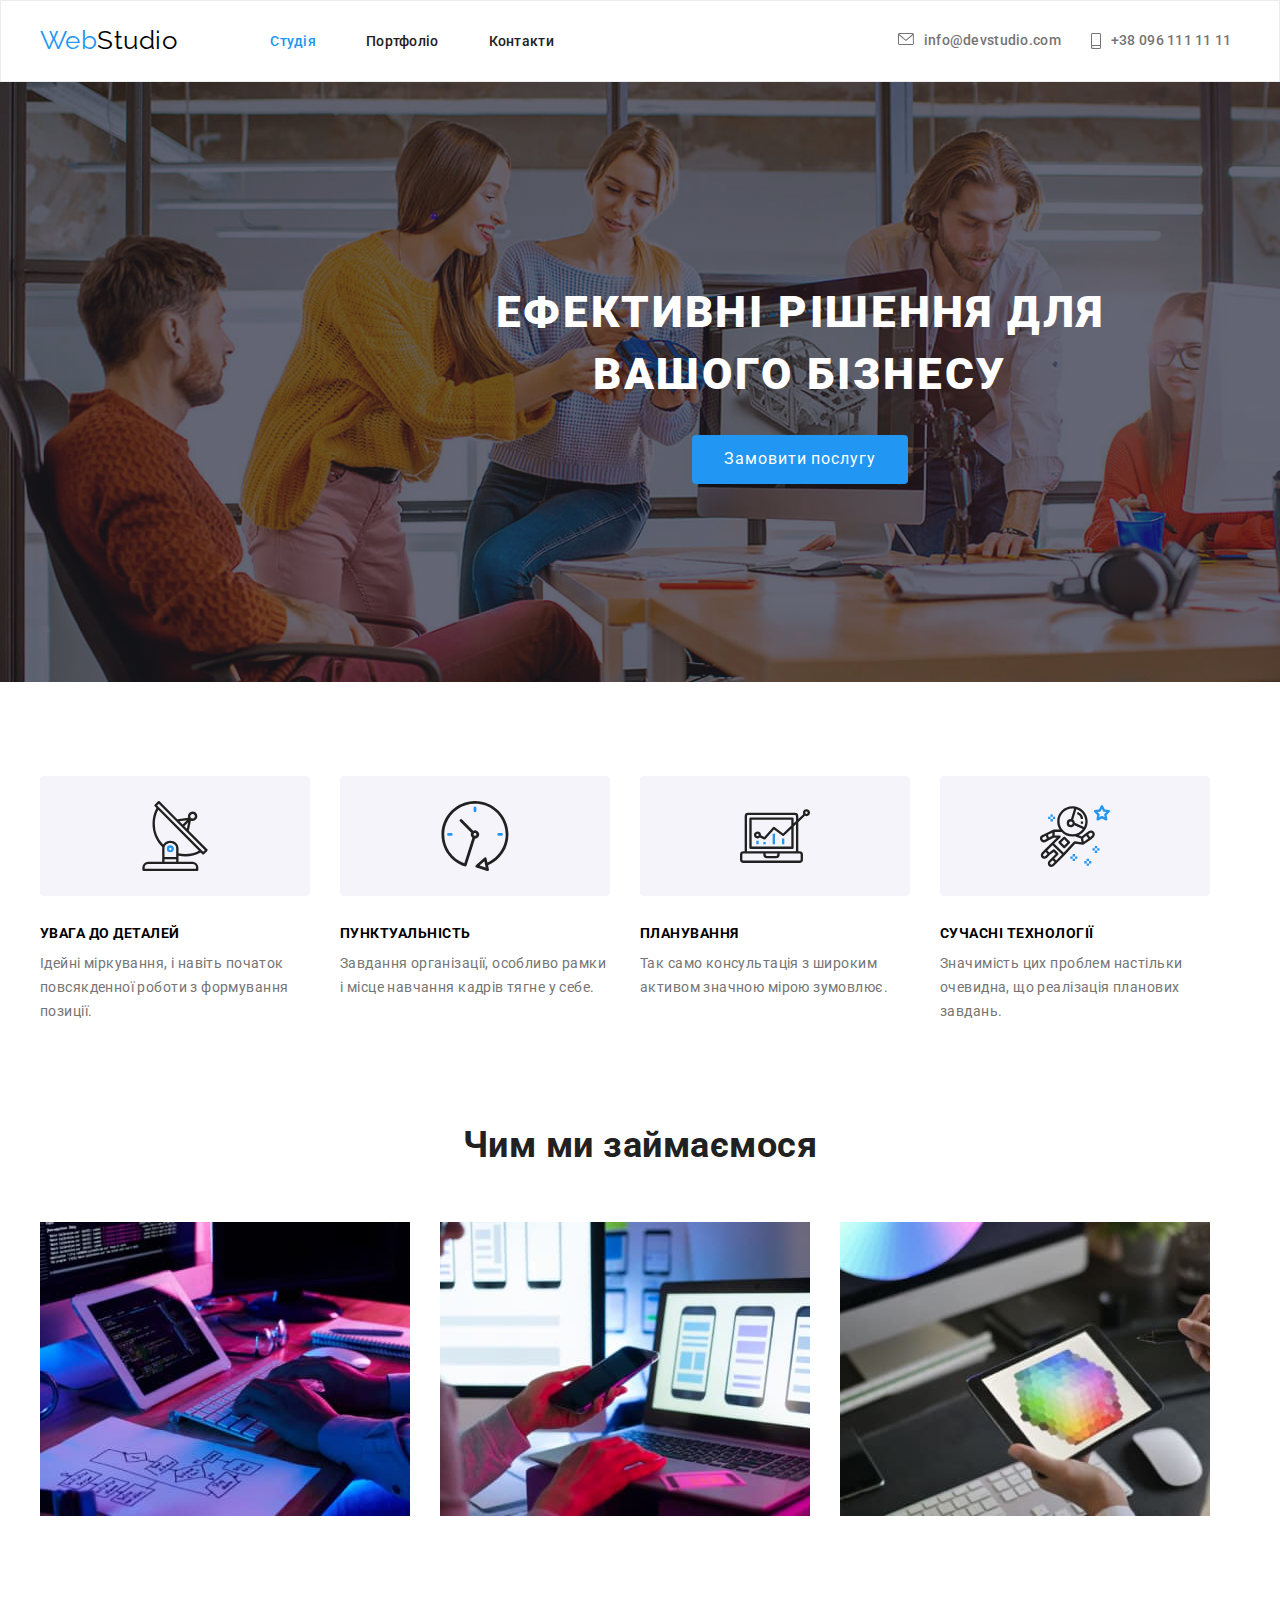
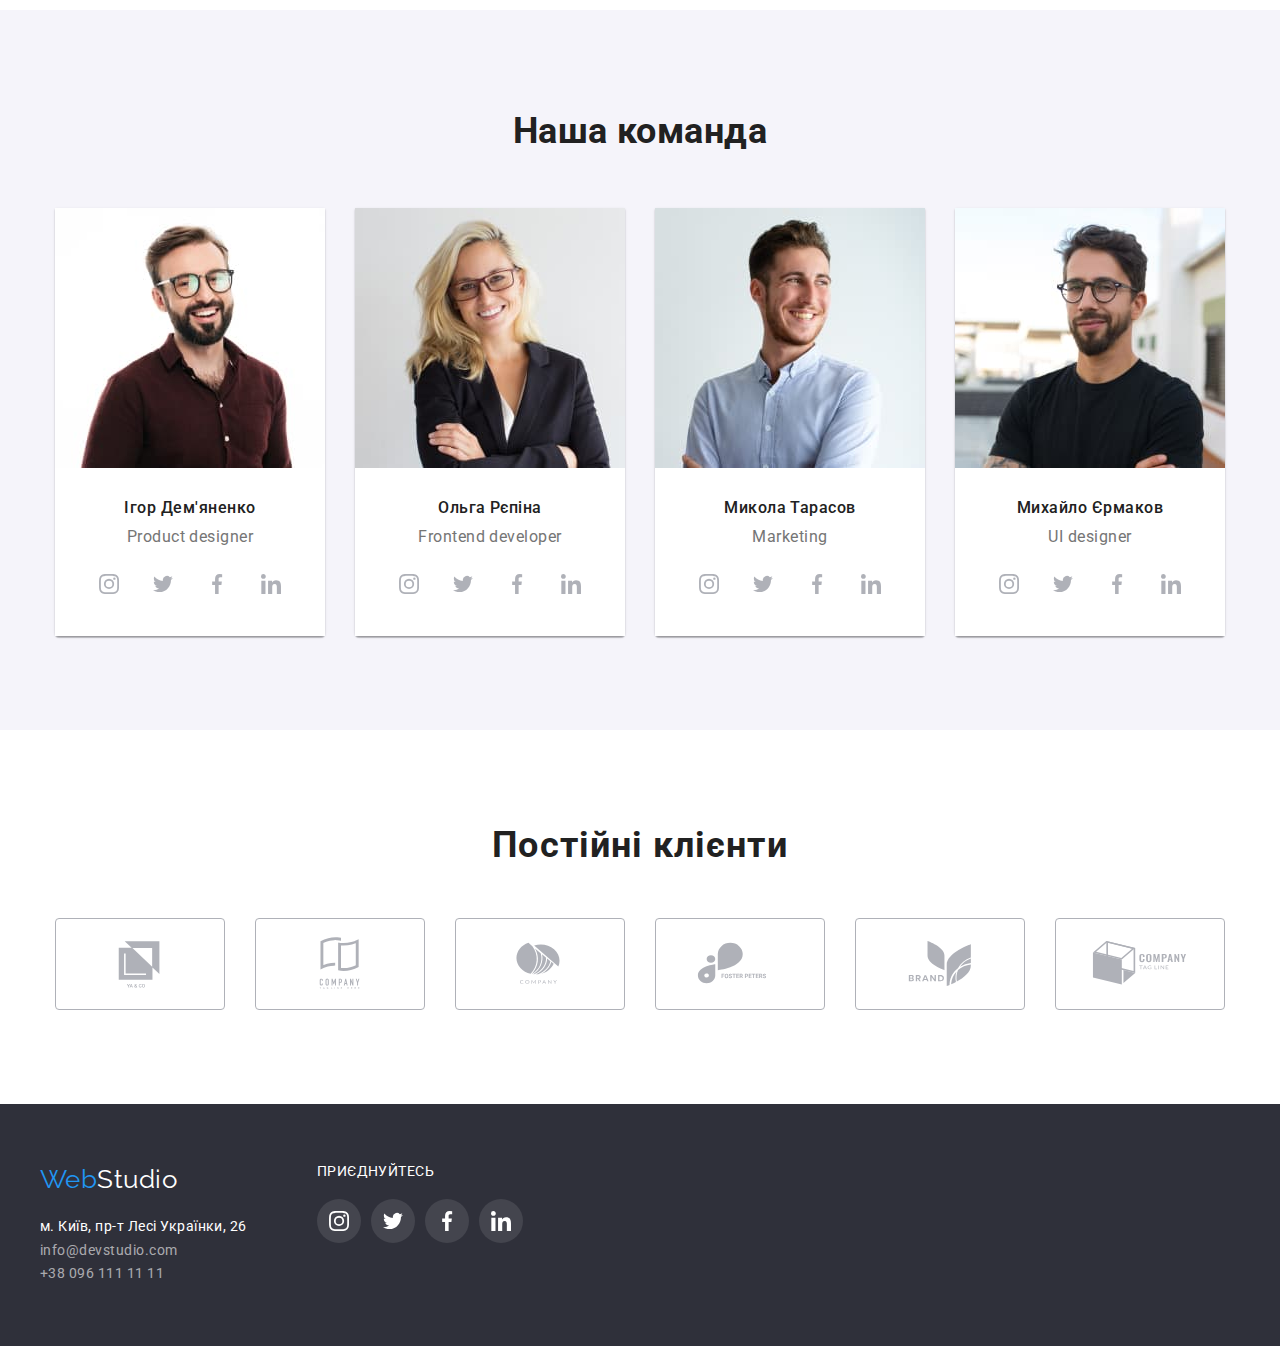
<file: index.html>
<!DOCTYPE html>
<html lang="uk">

<head>
  <meta charset="UTF-8" />
  <meta http-equiv="X-UA-Compatible" content="IE=edge" />
  <meta name="viewport" content="width=device-width, initial-scale=1.0" />
  <title>WebStudio</title>
  <link rel="stylesheet"
    href="https://cdnjs.cloudflare.com/ajax/libs/modern-normalize/1.1.0/modern-normalize.min.css" />
  <link rel="preconnect" href="https://fonts.googleapis.com" />
  <link rel="preconnect" href="https://fonts.gstatic.com" crossorigin />
  <link
    href="https://fonts.googleapis.com/css2?family=Oleo+Script&family=Raleway:wght@700&family=Roboto:wght@400;500;700&display=swap"
    rel="stylesheet" />
  <link href="css/styles.css" rel="stylesheet" />
</head>

<body>
  <header class="header">
    <div class="container header-box">

      <nav class="navigation">
        <a class="logo" href="./index.html">Web<span class="logo-dark">Studio</span></a>

        <ul class="nav-list">
          <li><a class="link-current" href="./index.html">Студія</a></li>
          <li><a class="link" href="./portfolio.html">Портфоліо</a></li>
          <li><a class="link" href="">Контакти</a></li>
        </ul>


      </nav>
      <ul class="contacts-list">
        <li>
          <a class="contact" href="mailto:info@devstudio.com">
            <svg width="16" height="12" class="contact-icon">
              <use href="./images/icon.svg#icon-envelope"></use>
            </svg>
            info@devstudio.com
          </a>
        </li>
        <li>
          <a class="contact" href="tel:+380961111111"><svg width="10" height="16" class="contact-icon">
              <use href="./images/icon.svg#icon-smartphone"></use>
            </svg> +38 096 111 11 11
          </a>
        </li>
      </ul>
    </div>
  </header>

  <main>

    <section class="hero">
      <div class="container">
        <h1 class="hero-title">Ефективні рішення для вашого бізнесу</h1>

        <button class="hero-button" type="button">Замовити послугу</button>
      </div>
    </section>

    <section class="feature">
      <div class="container">
        <h2 class="visually-hidden">Особливості</h2>
        <ul class="feature-list">
          <li>
            <div class="feature-box">
              <svg width="70" height="70">
                <use href="./images/icon.svg#icon-antenna"></use>
              </svg>
            </div>
            <h3 class="feature-title">Увага до деталей</h3>
            <p class="feature-text">
              Ідейні міркування, і навіть початок повсякденної роботи з
              формування позиції.
            </p>
          </li>

          <li>
            <div class="feature-box">
              <svg width="70" height="70">
                <use href="./images/icon.svg#icon-clock"></use>
              </svg>
            </div>
            <h3 class="feature-title">Пунктуальність</h3>
            <p class="feature-text">
              Завдання організації, особливо рамки і місце навчання кадрів тягне
              у себе.
            </p>
          </li>
          <li>
            <div class="feature-box"><svg width="70" height="70">
                <use href="./images/icon.svg#icon-diagram"></use>
              </svg></div>
            <h3 class="feature-title">Планування</h3>
            <p class="feature-text">
              Так само консультація з широким активом значною мірою зумовлює.
            </p>
          </li>
          <li>
            <div class="feature-box"><svg width="70" height="70">
                <use href="./images/icon.svg#icon-astronaut"></use>
              </svg></div>
            <h3 class="feature-title">Сучасні технології</h3>
            <p class="feature-text">
              Значимість цих проблем настільки очевидна, що реалізація планових
              завдань.
            </p>
          </li>
        </ul>
      </div>
    </section>
    <section class="gallery">
      <div class="container">
        <h2 class="gallery-title">Чим ми займаємося</h2>
        <ul class="gallery-list">
          <li>
            <img class="gallery-foto" src="./images/box2.jpg" alt="людина щось набирає на клавіатурі" width="370" />
          </li>
          <li>
            <img class="gallery-foto" src="./images/box02.jpg"
              alt="людина зі смартфоном сидить перед увімкненим компьютером" width="370" />
          </li>
          <li>
            <img class="gallery-foto" src="./images/box3.jpg"
              alt="людина тримає в руках планшет із зображенням кольорової палітри" width="370" />
          </li>
        </ul>
      </div>
    </section>
    <section class="team">
      <div class="container">
        <h2 class="team-title">Наша команда</h2>
        <ul class="team-list">
          <li class="team-card">
            <img class="team-foto" src="./images/img.jpg"
              alt="молодий чоловік в окулярах і коричневій рубашці посміхається" width="270" />
            <div class="worker-container">
              <h3 class="team-worker">Ігор Дем'яненко</h3>
              <p class="team-job" lang="en">Product designer</p>
              <ul class="team-list-social">
                <li class="team-item"> <a href="" class="team-link"> <svg width="20" height="20" class="team-icon">
                      <use href="./images/icon.svg#icon-instagram">
                      </use>
                    </svg></a></li>
                <li class="team-item"> <a href="" class="team-link"> <svg width="20" height="20" class="team-icon">
                      <use href="./images/icon.svg#icon-twitter">
                      </use>
                    </svg></a></li>
                <li class="team-item"> <a href="" class="team-link"> <svg width="20" height="20" class="team-icon">
                      <use href="./images/icon.svg#icon-facebook">
                      </use>
                    </svg></a></li>
                <li class="team-item"> <a href="" class="team-link"> <svg width="20" height="20" class="team-icon">
                      <use href="./images/icon.svg#icon-linkedin">
                      </use>
                    </svg></a></li>
              </ul>
            </div>
          </li>
          <li class="team-card">
            <img class="team-foto" src="./images/img1.jpg" alt="дівчина білява посміхається" width="270" />
            <div class="worker-container">
              <h3 class="team-worker">Ольга Рєпіна</h3>

              <p class="team-job" lang="en">Frontend developer</p>
              <ul class="team-list-social">
                <li class="team-item"> <a href="" class="team-link"> <svg width="20" height="20">
                      <use href="./images/icon.svg#icon-instagram">
                      </use>
                    </svg></a></li>
                <li class="team-item"> <a href="" class="team-link"> <svg width="20" height="20">
                      <use href="./images/icon.svg#icon-twitter">
                      </use>
                    </svg></a></li>
                <li class="team-item"> <a href="" class="team-link"> <svg width="20" height="20">
                      <use href="./images/icon.svg#icon-facebook">
                      </use>
                    </svg></a></li>
                <li class="team-item"> <a href="" class="team-link"> <svg width="20" height="20" class=>
                      <use href="./images/icon.svg#icon-linkedin">
                      </use>
                    </svg></a></li>
              </ul>
            </div>
          </li>
          <li class="team-card">
            <img class="team-foto" src="./images/img2.jpg" alt="молодий чоловік у сірій рубашці посміхається"
              width="270" />
            <div class="worker-container">
              <h3 class="team-worker">Микола Тарасов</h3>
              <p class="team-job" lang="en">Marketing</p>
              <ul class="team-list-social">
                <li class="team-item"> <a href="" class="team-link"> <svg width="20" height="20" class="team-icon">
                      <use href="./images/icon.svg#icon-instagram">
                      </use>
                    </svg></a></li>
                <li class="team-item"> <a href="" class="team-link"> <svg width="20" height="20" class="team-icon">
                      <use href="./images/icon.svg#icon-twitter">
                      </use>
                    </svg></a></li>
                <li class="team-item"> <a href="" class="team-link"> <svg width="20" height="20" class="team-icon">
                      <use href="./images/icon.svg#icon-facebook">
                      </use>
                    </svg></a></li>
                <li class="team-item"> <a href="" class="team-link"> <svg width="20" height="20" class="team-icon">
                      <use href="./images/icon.svg#icon-linkedin">
                      </use>
                    </svg></a></li>
              </ul>
            </div>
          </li>
          <ul class="team-card">
            <img class="team-foto" src="./images/img3.jpg"
              alt="молодий чоловік у чорній футболці стоїть на вулиці і посміхається" width="270" />
            <div class="worker-container">
              <h3 class="team-worker">Михайло Єрмаков</h3>
              <p class="team-job" lang="en">UI designer</p>
              <ul class="team-list-social">
                <li class="team-item"> <a href="" class="team-link"> <svg width="20" height="20" class="team-icon">
                      <use href="./images/icon.svg#icon-instagram">
                      </use>
                    </svg></a></li>
                <li class="team-item"> <a href="" class="team-link"> <svg width="20" height="20" class="team-icon">
                      <use href="./images/icon.svg#icon-twitter">
                      </use>
                    </svg></a></li>
                <li class="team-item"> <a href="" class="team-link"> <svg width="20" height="20" class="team-icon">
                      <use href="./images/icon.svg#icon-facebook">
                      </use>
                    </svg></a></li>
                <li class="team-item"> <a href="" class="team-link"> <svg width="20" height="20" class="team-icon">
                      <use href="./images/icon.svg#icon-linkedin">
                      </use>
                    </svg></a></li>
              </ul>
            </div>
            </li>
          </ul>
      </div>
    </section>
    <section class="client-section">
      <div class="container">
        <h2 class="clients-title">Постійні клієнти</h2>
        <ul class="clients-list">
          <li class="client-box">
            <a class="clients-link" href="">
              <svg width="106" height="60" class="clients-icon">
                <use href="./images/icon.svg#icon-Logo"></use>
              </svg>
            </a>
          </li>
          <li class="client-box">
            <a class="clients-link" href="">
              <svg width="106" height="60" class="clients-icon">
                <use href="./images/icon.svg#icon-Logo2"></use>
              </svg>
            </a>
          </li>
          <li class="client-box">
            <a class="clients-link" href="">
              <svg width="106" height="60" class="clients-icon">
                <use href="./images/icon.svg#icon-Logo3"></use>
              </svg>
            </a>
          </li>
          <li class="client-box">
            <a class="clients-link" href="">
              <svg width="106" height="60" class="clients-icon">
                <use href="./images/icon.svg#icon-Logo4"></use>
              </svg>
            </a>
          </li>
          <li class="client-box">
            <a class="clients-link" href="">
              <svg width="106" height="60" class="clients-icon">
                <use href="./images/icon.svg#icon-Logo5"></use>
              </svg>
            </a>
          </li>
          <li class="client-box">
            <a class="clients-link" href="">
              <svg width="106" height="60" class="clients-icon">
                <use href="./images/icon.svg#icon-Logo6"></use>
              </svg>
            </a>
          </li>

        </ul>
      </div>
    </section>

  </main>
  <footer class="footer">

    <div class="footer-container">

      <address class="footer-address">
        <a class="footer-logo" href="./index.html">Web<span class="logo-light">Studio</span></a>
        <ul class="footer-list">
          <li>
            <a class="footer-map" href="https://goo.gl/maps/CPtrU1FHBa2aNyZL9" target="_blank"
              rel="noopener noreferrer nofollow">м. Київ, пр-т Лесі Українки, 26</a>
          </li>
          <li>
            <a class="footer-mail" href="mailto:info@devstudio.com">info@devstudio.com</a>
          </li>
          <li>
            <a class="footer-tel" href="tel:+380961111111">+38 096 111 11 11</a>
          </li>
        </ul>
      </address>
      <div class="social-container">
        <p class="footer-title">приєднуйтесь</p>
        <ul class="social-list">
          <li class="social-item">
            <a href="" class="social-link">
              <svg width="20" height="20">
                <use href="./images/icon.svg#icon-instagram">
                </use>
              </svg>
            </a>
          </li>
          <li class="social-item">
            <a href="" class="social-link">
              <svg width="20" height="20">
                <use href="./images/icon.svg#icon-twitter">
                </use>
              </svg>
            </a>
          </li>
          <li class="social-item">
            <a href="" class="social-link">
              <svg width="20" height="20">
                <use href="./images/icon.svg#icon-facebook">
                </use>
              </svg>
            </a>
          </li>
          <li class="social-item">
            <a href="" class="social-link">
              <svg width="20" height="20">
                <use href="./images/icon.svg#icon-linkedin">
                </use>
              </svg>
            </a>
          </li>
        </ul>

      </div>
    </div>
  </footer>


</body>

</html>
</file>
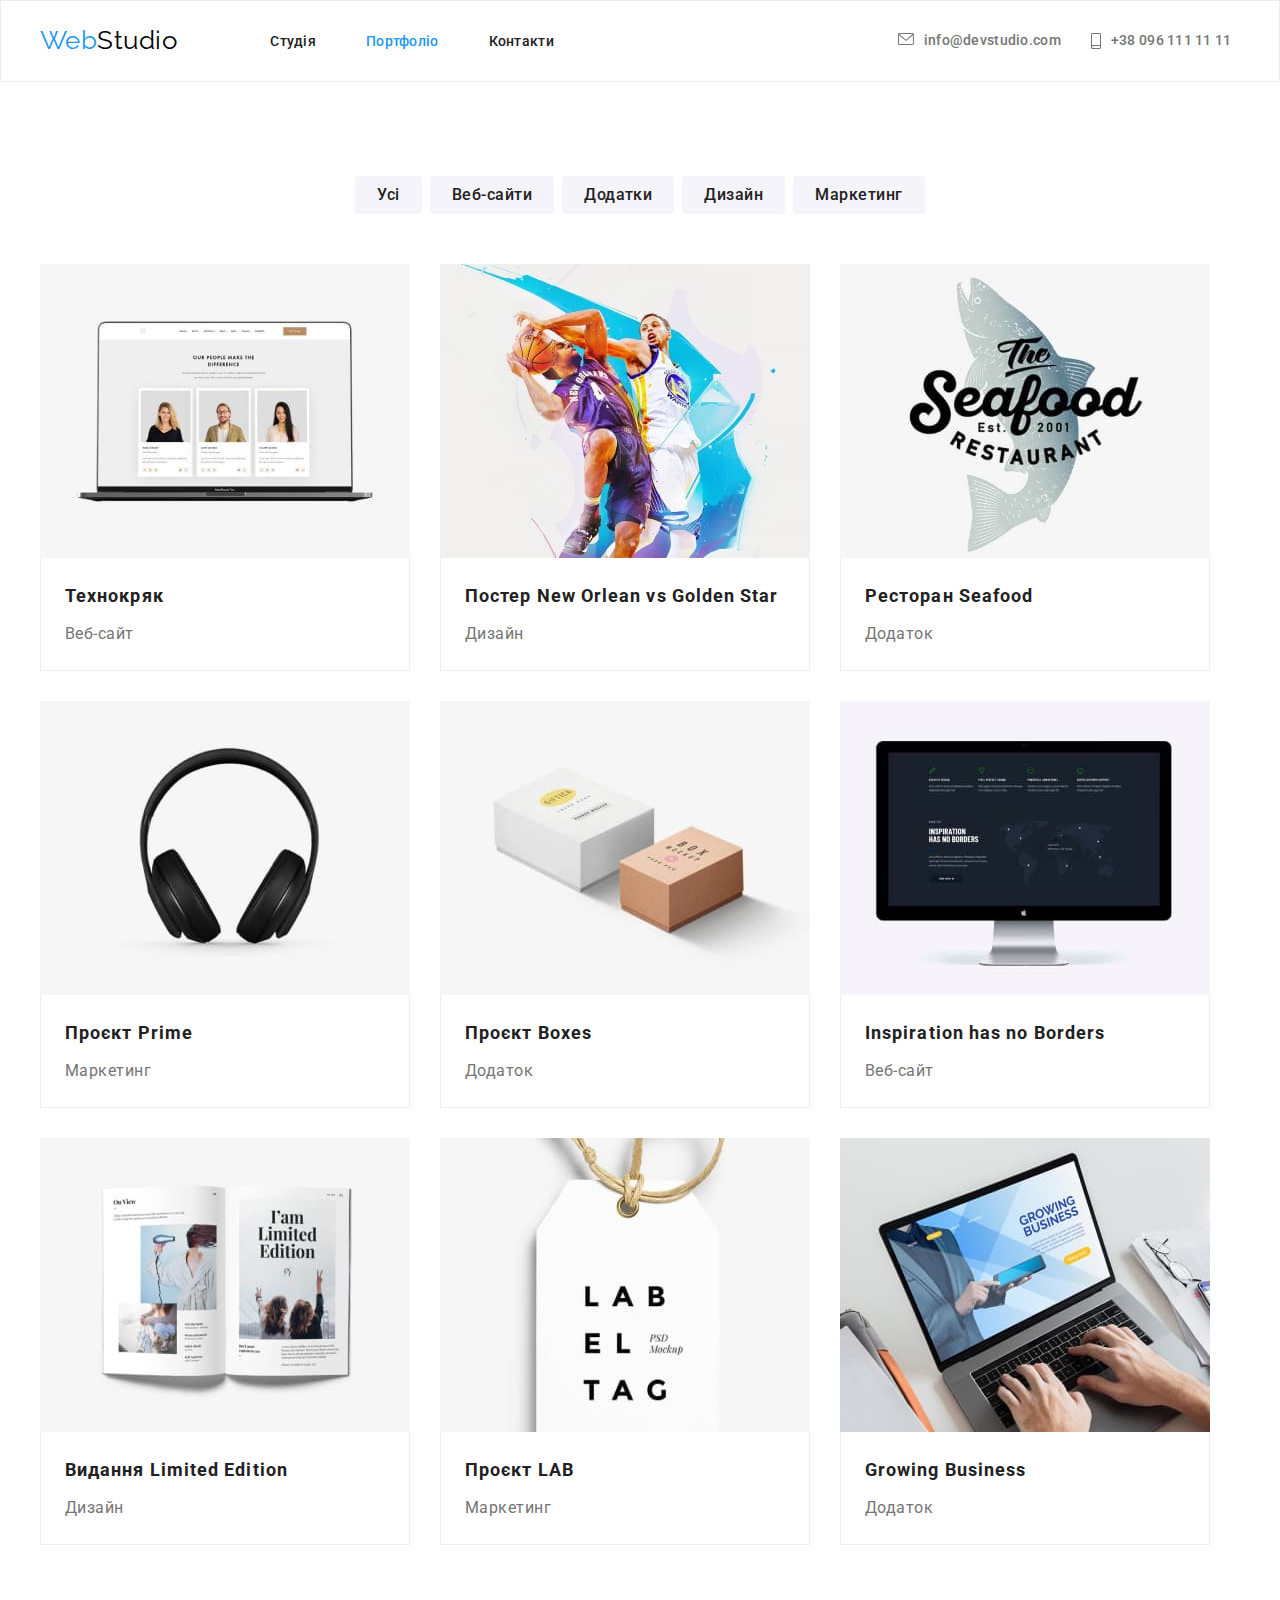
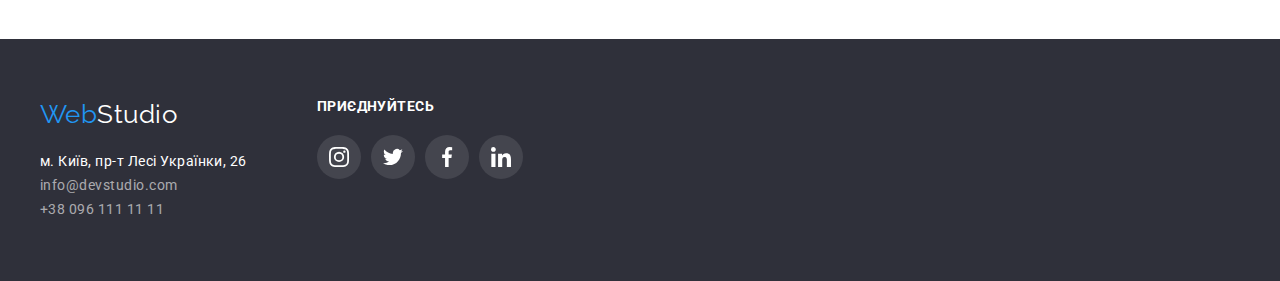
<file: portfolio.html>
<!DOCTYPE html>
<html lang="uk">

<head>
  <meta charset="UTF-8" />
  <meta http-equiv="X-UA-Compatible" content="IE=edge" />
  <meta name="viewport" content="width=device-width, initial-scale=1.0" />
  <title>WebStudio</title>
  <link rel="stylesheet" href="https://cdnjs.cloudflare.com/ajax/libs/modern-normalize/1.1.0/modern-normalize.min.css">
  <link rel="preconnect" href="https://fonts.googleapis.com">
  <link rel="preconnect" href="https://fonts.gstatic.com" crossorigin>
  <link
    href="https://fonts.googleapis.com/css2?family=Oleo+Script&family=Raleway:wght@700&family=Roboto:wght@400;500;700&display=swap"
    rel="stylesheet">
  <link href="css/styles.css" rel="stylesheet" />
</head>

<body>


  <header class="header">
    <div class="container header-box">

      <nav class="navigation">
        <a class="logo" href="./index.html">Web<span class="logo-dark">Studio</span></a>

        <ul class="nav-list">
          <li><a class="link" href="./index.html">Студія</a></li>
          <li><a class="link-current" href="./portfolio.html">Портфоліо</a></li>
          <li><a class="link" href="">Контакти</a></li>
        </ul>


      </nav>
      <ul class="contacts-list">
        <li>
          <a class="contact" href="mailto:info@devstudio.com">
            <svg width="16" height="12" class="contact-icon">
              <use href="./images/icon.svg#icon-envelope"></use>
            </svg>
            info@devstudio.com
          </a>
        </li>
        <li>
          <a class="contact" href="tel:+380961111111"><svg width="10" height="16" class="contact-icon">
              <use href="./images/icon.svg#icon-smartphone"></use>
            </svg> +38 096 111 11 11
          </a>
        </li>
      </ul>
    </div>
  </header>

  <main>
    <section class="main-section">
      <div class="container">

        <h1 class="visually-hidden">Портфоліо</h1>
        <ul class="button list">
          <li><button class="filter button" type="button">Усі</button></li>
          <li><button class="filter button" type="button">Веб-сайти</button></li>
          <li><button class="filter button" type="button">Додатки</button></li>
          <li><button class="filter button" type="button">Дизайн</button></li>
          <li><button class="filter button" type="button">Маркетинг</button></li>
        </ul>
        <ul class="portfolio list">
          <li class="portfolio-block"> <a href="" class="portfolio-link ">
              <img class="portfolio foto" src="./images/portfolio/portfolio1.jpg" alt="Ноутбук з відкритим додатком" />
              <div class="portfolio container">
                <h2 class="portfolio title">Технокряк</h2>
                <p class="portfolio product">Веб-сайт</p>
              </div>
            </a>
          </li>
          <li class="portfolio-block"> <a href="" class="portfolio-link ">
              <img class="portfolio foto" src="./images/portfolio/portfolio2.jpg"
                alt="Два прфесійних гравця грають у баскетбол" />
              <div class="portfolio container">
                <h2 class="portfolio title">Постер New Orlean vs Golden Star</h2>
                <p class="portfolio product">Дизайн</p>
              </div>
            </a>
          </li>
          <li class="portfolio-block"> <a href="" class="portfolio-link ">
              <img class="portfolio foto" src="./images/portfolio/portfolio3.jpg"
                alt="Риба по верх неї написана назва ресторану" />
              <div class="portfolio container">
                <h2 class="portfolio title">Ресторан Seafood</h2>

                <p class="portfolio product">Додаток</p>
              </div>
            </a>
          </li>
          <li class="portfolio-block"><a href="" class="portfolio-link ">
              <img class="portfolio foto" src="./images/portfolio/portfolio4.jpg" alt="чорні великі навушники" />
              <div class="portfolio container">
                <h2 class="portfolio title">Проєкт Prime</h2>

                <p class="portfolio product">Маркетинг</p>
              </div>
            </a>
          </li>
          <li class="portfolio-block"> <a href="" class="portfolio-link ">
              <img class="portfolio foto" src="./images/portfolio/portfolio5.jpg"
                alt="Лежить дві коробочки, одна велика і біла, друга меньша та коричнева" />
              <div class="portfolio container">
                <h2 class="portfolio title">Проєкт Boxes</h2>

                <p class="portfolio product">Додаток</p>
              </div>
            </a>
          </li>
          <li class="portfolio-block"> <a href="" class="portfolio-link ">
              <img class="portfolio foto" src="./images/portfolio/portfolio6.jpg"
                alt="Увімкнений манітор компьютера, запущена сторінка " />
              <div class="portfolio container">
                <h2 class="portfolio title">Inspiration has no Borders</h2>
                <p class="portfolio product">Веб-сайт</p>
              </div>
            </a>
          </li>
          <li class="portfolio-block"> <a href="" class="portfolio-link ">
              <img class="portfolio foto" src="./images/portfolio/portfolio7.jpg"
                alt="Лежить відкритий світлий журнал" />
              <div class="portfolio container">
                <h2 class="portfolio title">Видання Limited Edition</h2>
                <p class="portfolio product">Дизайн</p>
              </div>
            </a>
          </li>
          <li class="portfolio-block"> <a href="" class="portfolio-link ">
              <img class="portfolio foto" src="./images/portfolio/portfolio8.jpg"
                alt="Біла єтикетка з чорним надписом" />
              <div class="portfolio container">
                <h2 class="portfolio title">Проєкт LAB</h2>
                <p class="portfolio product">Маркетинг</p>
              </div>
            </a>
          </li>
          <li class="portfolio-block"> <a href="" class="portfolio-link ">
              <img class="portfolio foto" src="./images/portfolio/portfolio9.jpg" alt="Людина працює на ноутбуці" />
              <div class="portfolio container">
                <h2 class="portfolio title">Growing Business</h2>
                <p class="portfolio product">Додаток</p>
              </div>
            </a>
          </li>
        </ul>

      </div>
    </section>


  </main>
  <footer class="footer">

    <div class="footer-container">

      <address class="footer-address">
        <a class="footer-logo" href="./index.html">Web<span class="logo-light">Studio</span></a>
        <ul class="footer-list">
          <li>
            <a class="footer-map" href="https://goo.gl/maps/CPtrU1FHBa2aNyZL9" target="_blank"
              rel="noopener noreferrer nofollow">м. Київ, пр-т Лесі Українки, 26</a>
          </li>
          <li>
            <a class="footer-mail" href="mailto:info@devstudio.com">info@devstudio.com</a>
          </li>
          <li>
            <a class="footer-tel" href="tel:+380961111111">+38 096 111 11 11</a>
          </li>
        </ul>
      </address>
      <div class="social-container">
        <h2 class="footer-title">приєднуйтесь</h2>
        <ul class="social-list">
          <li class="social-item">
            <a href="" class="social-link">
              <svg weigth="20" height="20">
                <use href="./images/icon.svg#icon-instagram">
                </use>
              </svg>
            </a>
          </li>
          <li class="social-item">
            <a href="" class="social-link">
              <svg width="20" height="20">
                <use href="./images/icon.svg#icon-twitter">
                </use>
              </svg>
            </a>
          </li>
          <li class="social-item">
            <a href="" class="social-link">
              <svg width="20" height="20">
                <use href="./images/icon.svg#icon-facebook">
                </use>
              </svg>
            </a>
          </li>
          <li class="social-item">
            <a href="" class="social-link">
              <svg width="20" height="20">
                <use href="./images/icon.svg#icon-linkedin">
                </use>
              </svg>
            </a>
          </li>
        </ul>

      </div>
    </div>
  </footer>

</body>

</html>
</file>
<file: css/styles.css>
:root {
  --primary-text-color: #ffffff;
  --basic-text-color: #212121;
  --accent-text-color: #2196f3;
  --secondary-text-color: #757575;
  --text-color: #000000;
  --basic-bcg-color: #ffffff;
  --secondary-bcg-color: #f5f4fa;
  --bcg-color-light: #f5f5f5;
  --bcg-color: #2f303a;
  --button-accent-color: #2196f3;
  --button-primary-color: #f5f4fa;
  --button-text-color: #ffffff;
  --button-filter-color: #212121;
  --button-active: #188ce8;
  --shadow: rgba(0, 0, 0, 0.25);
  --bcg-box: #f5f4fa;
  --icon-color: #afb1b8;
}

body {
  font-family: Roboto, sans-serif;
  letter-spacing: 0.03em;
}

ul {
  list-style-type: none;
}

h1,
h2,
h3,
h4,
h5,
h6,
p,
ul {
  margin: 0;
  padding: 0;
}

img {
  display: block;
  margin: 0;
  padding: 0;
}
.container {
  width: 100%;
  max-width: 1230px;
  margin: auto;
  padding: 0 15px;
}

/* header */
.header {
  background-color: var(--basic-bcg-color);
  border: 1px solid #ececec;
}
.header-box {
  display: flex;
}

.navigation {
  display: flex;
  align-items: center;
}

.logo {
  color: var(--accent-text-color);
  text-decoration: none;
  font-family: Raleway, sans-serif;
  font-size: 26px;
  line-height: 1.2;

  display: block;
  margin-right: 93px;
  padding-top: 24px;
  padding-bottom: 25px;
}
.logo-dark {
  color: var(--text-color);
  font-family: Raleway, sans-serif;
}
.nav-list {
  display: flex;
  gap: 50px;
}

.link {
  text-decoration: none;
  color: var(--basic-text-color);
  font-weight: 500;
  font-size: 14px;
  line-height: 1.14px;
  letter-spacing: 0.02em;
  padding: 32px 0;
  display: block;
}

.link-current {
  text-decoration: none;
  color: var(--accent-text-color);
  font-weight: 500;
  font-size: 14px;
  line-height: 1.14px;
  letter-spacing: 0.02em;
  padding-top: 32px;
  padding-bottom: 32px;
  display: block;
}

.link:hover,
.link:focus,
.link:active {
  color: var(--accent-text-color);
}

.contacts-list {
  display: flex;
  gap: 30px;
  margin-left: 344px;
}

.contact {
  color: var(--secondary-text-color);
  list-style: none;
  text-decoration: none;
  font-weight: 500;
  font-size: 14px;
  line-height: 1.14;
  letter-spacing: 0.02em;
  padding: 32px 0;
  display: flex;
}
.contact-icon {
  margin-right: 10px;
  fill: currentColor;
}

.contact:hover,
.contact:focus {
  color: var(--accent-text-color);
}
.contact-icon:hover,
.contact-icon:focus {
  fill: currentColor;
}

/* main */
.hero {
  background-color: var(--bcg-color);
  margin: 0 auto;
  width: 1600px;
  padding: 200px 0;
  height: 600px;
  background-image: linear-gradient(
      rgba(47, 48, 58, 0.4),
      rgba(47, 48, 58, 0.4)
    ),
    url(../images/bcg_img.png);
  background-repeat: no-repeat;
  background-size: cover;
  background-position: center;
}

.hero-title {
  color: var(--primary-text-color);
  font-weight: 900;
  font-size: 44px;
  line-height: 1.4;
  text-align: center;
  letter-spacing: 0.06em;
  text-transform: uppercase;

  width: 696px;
  margin: auto;
  padding: 0;
}

.hero-button {
  background-color: var(--button-accent-color);
  color: var(--button-text-color);
  font-family: inherit;
  cursor: pointer;
  font-size: 16px;
  line-height: 1.8;
  letter-spacing: 0.06em;

  display: block;
  padding: 10px 32px;
  border-radius: 4px;
  min-width: 216px;
  border: 0;
  margin: 30px auto 0;
}

.hero-button:active {
  background-color: #188ce8;
}

.feature {
  list-style: none;
  padding: 94px 0;
  margin: 0;
}

.visually-hidden {
  position: absolute;
  white-space: nowrap;
  width: 1px;
  height: 1px;
  overflow: hidden;
  border: 0;
  padding: 0;
  clip: rect(0 0 0 0);
  clip-path: inset(50%);
  margin: -1px;
}

.feature-list {
  margin: 0;
  padding-bottom: 0;
  display: flex;
  gap: 30px;
}
.feature-box {
  background-color: var(--bcg-box);
  width: 270px;
  height: 120px;
  border-radius: 4px;
  margin-bottom: 30px;
  display: flex;
  justify-content: center;
  align-items: center;
}
.feature-title {
  display: flex;
  font-weight: bold;
  font-size: 14px;
  line-height: 1.14;
  text-transform: uppercase;
  padding-top: 0;
  margin-bottom: 10px;
  max-width: 270px;
}
.feature-text {
  display: flex;
  color: var(--secondary-text-color);
  font-size: 14px;
  line-height: 1.71;
  letter-spacing: 0.03em;
  padding-top: 0;
  padding-bottom: 0;
  max-width: 270px;
}

.gallery {
  list-style: none;
  padding-bottom: 94px;
  margin: 0;
}
.gallery-list {
  display: flex;
  gap: 30px;
}
.gallery-title {
  color: var(--basic-text-color);
  font-weight: 700;
  font-size: 36px;
  line-height: 1.5;
  text-align: center;
  text-transform: none;
  margin: 0 auto 50px;
}

.gallery-foto {
  padding: 0;
  margin: 0;
  display: flex;
}

.team {
  background-color: var(--secondary-bcg-color);
  padding: 94px 0;
}

.team-title {
  color: var(--basic-text-color);
  font-weight: 700;
  font-size: 36px;
  line-height: 1.5;
  text-align: center;
  text-transform: none;
  margin-bottom: 50px;
}
.team-list {
  list-style: none;
  margin-top: 16px;
  margin-bottom: 0;
  display: flex;
  gap: 30px;
  justify-content: center;
  align-items: center;
}
.team-card {
  background-color: var(--basic-bcg-color);
  margin: 0;
  box-shadow: 0px 1px 3px rgba(0, 0, 0, 0.12), 0px 1px 1px rgba(0, 0, 0, 0.14),
    0px 2px 1px rgba(0, 0, 0, 0.2);
  border-radius: 0px 0px 4px 4px;
}

.link-team {
  text-decoration: none;
  margin: 0;
  padding: 0;
}

.team-foto {
  margin: 0;
  padding: 0;
}

.worker-container {
  background-color: var(--basic-bcg-color);
  padding: 30px;
}

.team-worker {
  background-color: var(--basic-bcg-color);
  color: var(--basic-text-color);
  font-weight: 500;
  font-size: 16px;
  line-height: 1.2;
  text-align: center;
  margin: 0;
}

.team-job {
  background-color: var(--basic-bcg-color);
  color: var(--secondary-text-color);
  font-size: 16px;
  line-height: 1.2;
  text-align: center;
  margin-top: 10px;
  margin-bottom: 0;
}

.team-list-social {
  margin-top: 16px;
  margin-bottom: 0;
  display: flex;
  gap: 10px;
  justify-content: center;
  align-items: center;
}
.team-item {
  width: 44px;
  height: 44px;
  margin: 0;
  padding: 0;
  background-color: var(--basic-bcg-color);
}
.team-link {
  text-decoration: none;
  width: 100%;
  height: 100%;
  margin: 0;
  fill: var(--icon-color);
  display: flex;
  justify-content: center;
  align-items: center;
}

.team-link:hover,
.team-link:focus {
  border-radius: 50%;
  background-color: var(--accent-text-color);
  fill: var(--basic-bcg-color);
}

/* clients */
.client-section {
  padding: 94px 0;
}

.clients-title {
  color: var(--basic-text-color);
  font-size: 36px;
  line-height: 1.2;
  text-align: center;
  letter-spacing: 0.03em;
  margin-bottom: 50px;
}

.clients-list {
  display: flex;
  gap: 30px;
  justify-content: center;
}

.client-box {
  display: flex;

  width: 170px;
  height: 92px;
  border: 1px solid #afb1b8;
  border-radius: 4px;
}
.clients-link {
  text-decoration: none;
  display: flex;
  justify-content: center;
  align-items: center;
  width: 100%;
  height: 100%;
  fill: var(--icon-color);
}
.clients-link:hover,
.clients-link:focus {
  fill: var(--accent-text-color);
}

/* footer */

.footer {
  background: #2f303a;
  padding: 60px 0;
}
.footer-container {
  display: flex;
  width: 100%;
  max-width: 1230px;
  margin: auto;
  padding: 0 15px;
}

.footer-logo {
  color: var(--accent-text-color);
  text-decoration: none;
  font-family: Raleway, sans-serif;
  font-size: 26px;
  font-style: normal;
  line-height: 1.2;
}

.logo-light {
  color: var(--primary-text-color);
  font-family: Raleway, sans-serif;
}

.footer-list {
  margin-top: 20px;
  list-style: none;
}
.footer-element {
  margin-bottom: 9px;
}

.footer-map {
  color: var(--primary-text-color);
  font-style: normal;
  text-decoration: none;
  font-size: 14px;
  line-height: 1.7;
  margin-bottom: 9px;
}

.footer-mail {
  color: rgba(255, 255, 255, 0.6);
  font-style: normal;
  text-decoration: none;
  font-size: 14px;
  line-height: 1.7;
  margin-bottom: 9px;
}

.footer-mail:hover,
.footer-mail:focus {
  color: var(--accent-text-color);
}

.footer-tel {
  color: rgba(255, 255, 255, 0.6);
  font-style: normal;
  text-decoration: none;
  font-size: 14px;
  line-height: 1.7;
  padding-bottom: 0;
}

.footer-tel:hover,
.footer-tel:focus {
  color: var(--accent-text-color);
}
.social-container {
  margin-left: 70px;
}

.footer-title {
  font-size: 14px;
  line-height: 1.14;
  letter-spacing: 0.03em;
  text-transform: uppercase;
  color: var(--primary-text-color);
  margin-bottom: 20px;
}
.social-list {
  display: flex;
  gap: 10px;
}

.social-item {
  width: 44px;
  height: 44px;
  border-radius: 50%;
  background: rgba(255, 255, 255, 0.1);
}

.social-link {
  width: 100%;
  height: 100%;
  display: flex;
  justify-content: center;
  align-items: center;
  fill: var(--primary-text-color);
}

.social-link:hover,
.social-link:focus {
  border-radius: 50%;
  background-color: var(--accent-text-color);
}

/* portfolio */

.main-section {
  display: block;
  padding: 94px 0;
}

.button.list {
  margin-bottom: 50px;
  display: flex;
  gap: 8px;
  justify-content: center;
}

.filter.button {
  background-color: var(--button-primary-color);
  color: var(--button-filter-color);
  font-family: inherit;
  cursor: pointer;
  border-radius: 4px;
  border: 0;
  min-width: auto;
  font-weight: 500;
  font-size: 16px;
  line-height: 1.6;
  letter-spacing: 0.03em;
  padding: 6px 22px;
}

.filter.button:hover,
.filter.button:focus,
.filter.button:active {
  background-color: var(--button-accent-color);
  color: var(--button-text-color);
  box-shadow: 0px 3px 1px rgba(0, 0, 0, 0.1), 0px 1px 2px rgba(0, 0, 0, 0.08),
    0px 2px 2px rgba(0, 0, 0, 0.12);
}

.portfolio.list {
  background-color: var(--basic-bcg-color);
  display: flex;
  flex-wrap: wrap;
  flex-basis: calc((100% - 60px) / 3);
  gap: 30px;
}

.portfolio-block {
  display: flex;
  flex-direction: column;
}

.portfolio-link:hover,
.portfolio-link:focus {
  box-shadow: 0px 1px 1px rgba(0, 0, 0, 0.12), 0px 4px 4px rgba(0, 0, 0, 0.06),
    1px 4px 6px rgba(0, 0, 0, 0.16);
}

.portfolio-link {
  text-decoration: none;
  padding: 0;
  margin: 0;
}

.portfolio.foto {
}

.portfolio.container {
  border: 1px solid #eeeeee;
  border-top: none;
  padding: 20px 24px;
}

.portfolio.title {
  color: var(--basic-text-color);
  font-size: 18px;
  line-height: 2;
  letter-spacing: 0.06em;
  text-transform: none;
  margin-top: 0;
  margin-bottom: 4px;
  padding-top: 0;
  padding-bottom: 0;
}
.portfolio.product {
  color: var(--secondary-text-color);
  font-size: 16px;
  line-height: 2;
  text-transform: none;
  margin: 0;
  padding: 0;
}
</file>
